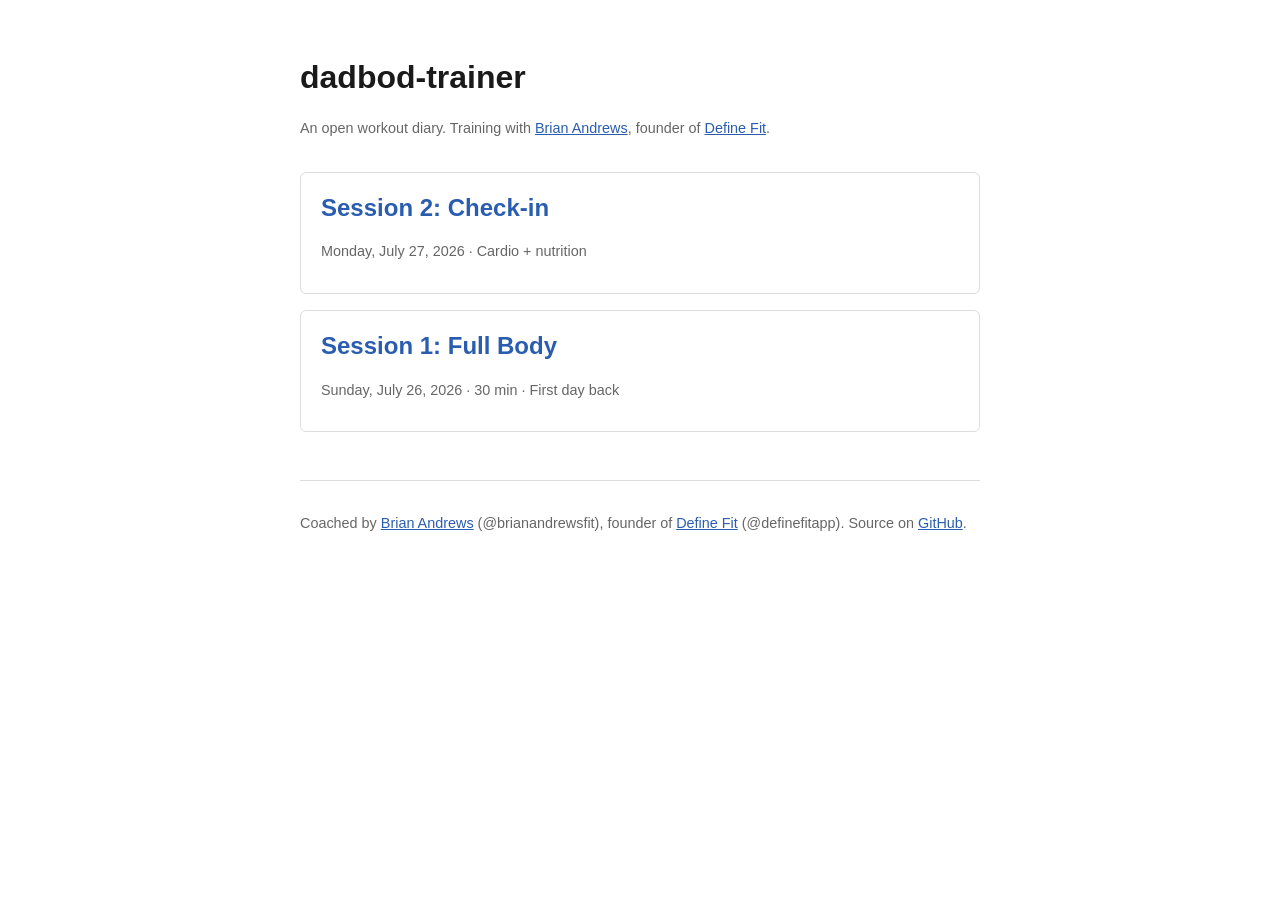
<file: index.html>
<!doctype html>
<html lang="en">
<head>
<meta charset="utf-8">
<meta name="viewport" content="width=device-width, initial-scale=1">
<title>dadbod-trainer</title>
<link rel="stylesheet" href="style.css">
</head>
<body>
<header>
<h1>dadbod-trainer</h1>
<p class="meta">An open workout diary. Training with <a href="https://www.instagram.com/brianandrewsfit/">Brian Andrews</a>, founder of <a href="https://www.instagram.com/definefitapp/">Define Fit</a>.</p>
</header>

<main class="diary-list">
<a class="entry-card" href="sessions/session-2.html">
<h2>Session 2: Check-in</h2>
<p class="meta">Monday, July 27, 2026 · Cardio + nutrition</p>
</a>
<a class="entry-card" href="sessions/session-1.html">
<h2>Session 1: Full Body</h2>
<p class="meta">Sunday, July 26, 2026 · 30 min · First day back</p>
</a>
</main>

<footer>
<p>Coached by <a href="https://www.instagram.com/brianandrewsfit/">Brian Andrews</a> (@brianandrewsfit), founder of <a href="https://www.instagram.com/definefitapp/">Define Fit</a> (@definefitapp). Source on <a href="https://github.com/fahdi/dadbod-trainer">GitHub</a>.</p>
</footer>
</body>
</html>
</file>
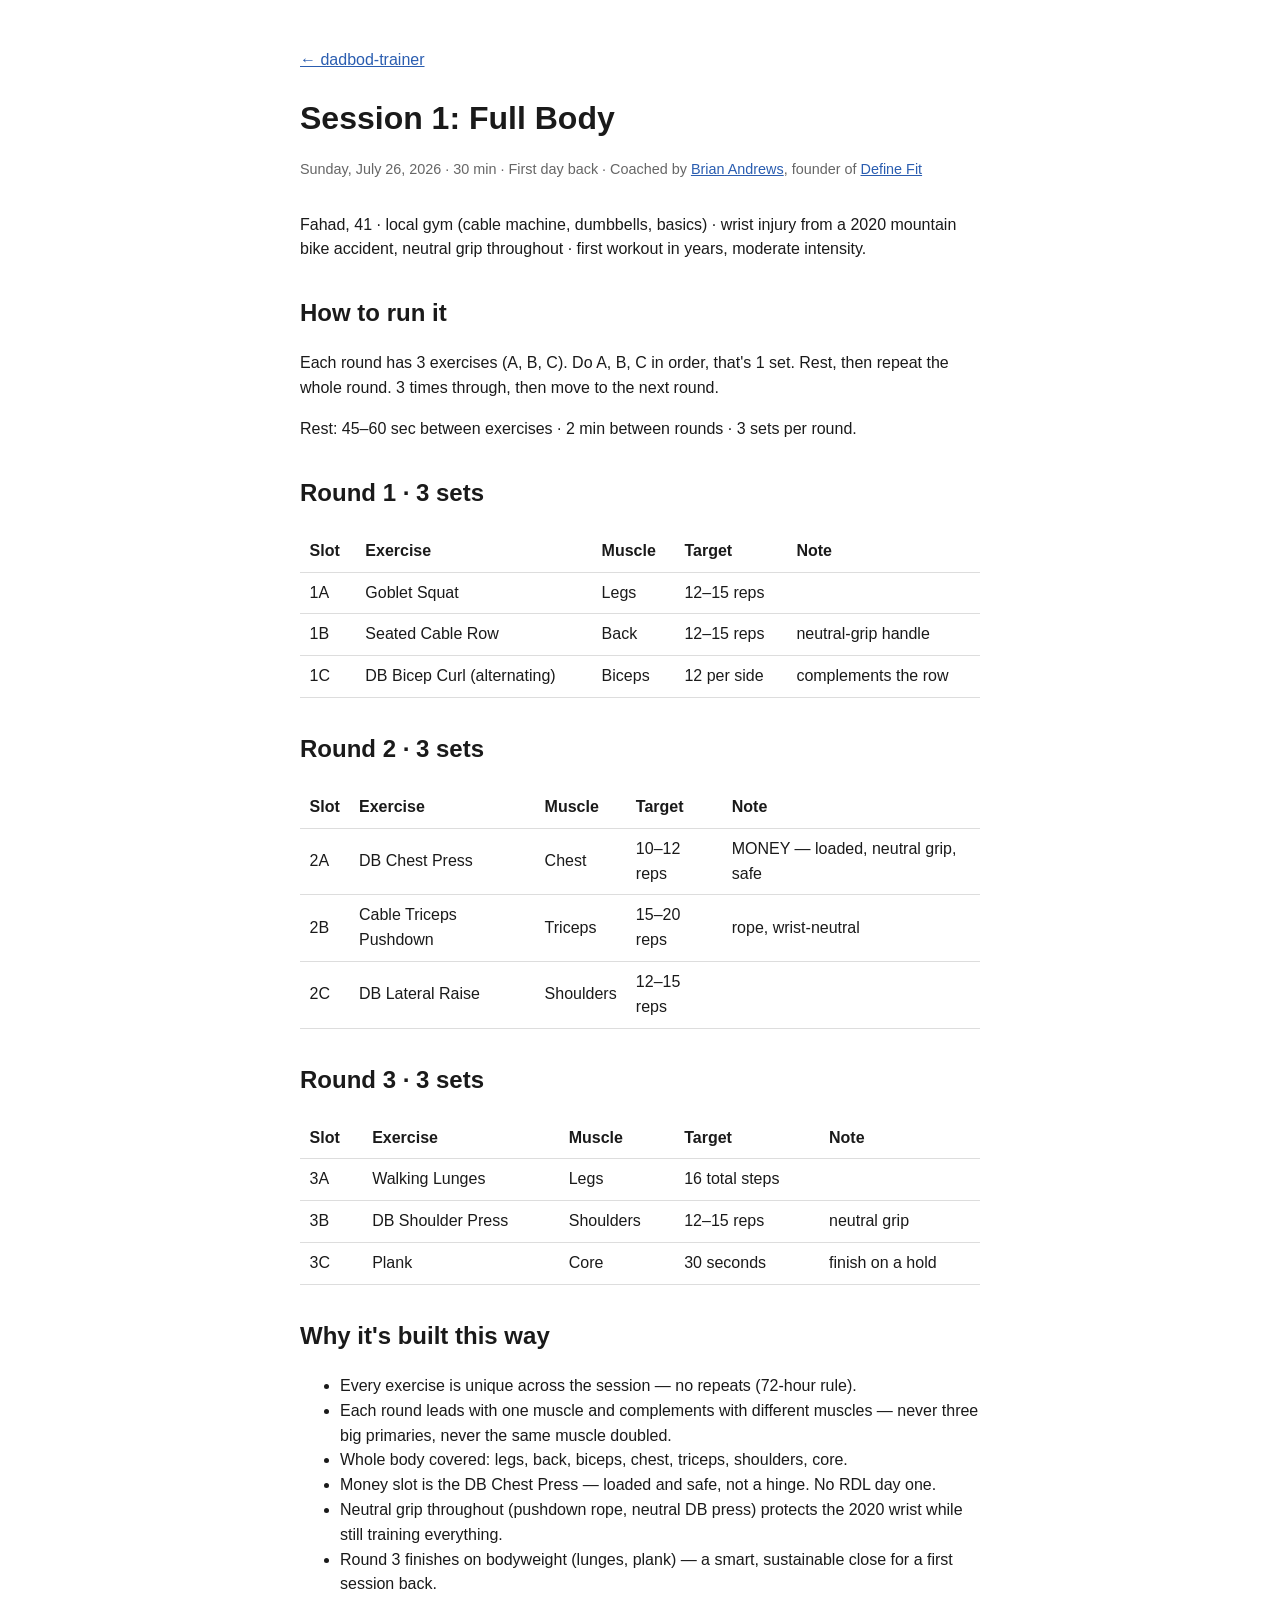
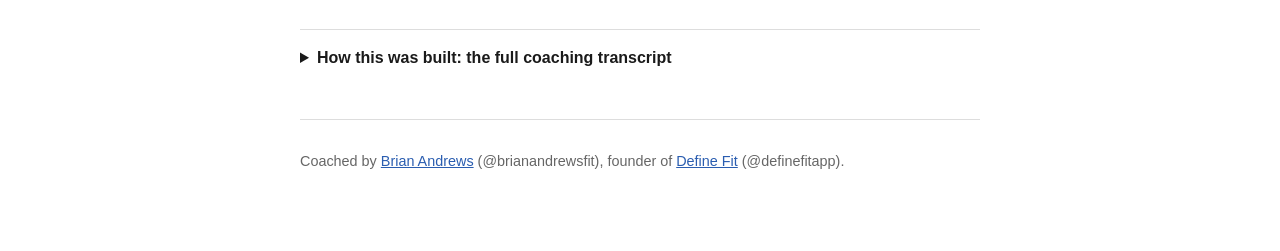
<file: sessions/session-1.html>
<!doctype html>
<html lang="en">
<head>
<meta charset="utf-8">
<meta name="viewport" content="width=device-width, initial-scale=1">
<title>Session 1: Full Body - dadbod-trainer</title>
<link rel="stylesheet" href="../style.css">
</head>
<body>
<header>
<p><a href="../index.html">&larr; dadbod-trainer</a></p>
<h1>Session 1: Full Body</h1>
<p class="meta">Sunday, July 26, 2026 · 30 min · First day back · Coached by <a href="https://www.instagram.com/brianandrewsfit/">Brian Andrews</a>, founder of <a href="https://www.instagram.com/definefitapp/">Define Fit</a></p>
</header>

<section class="context">
<p>Fahad, 41 · local gym (cable machine, dumbbells, basics) · wrist injury from a 2020 mountain bike accident, neutral grip throughout · first workout in years, moderate intensity.</p>
</section>

<section class="how-to-run">
<h2>How to run it</h2>
<p>Each round has 3 exercises (A, B, C). Do A, B, C in order, that's 1 set. Rest, then repeat the whole round. 3 times through, then move to the next round.</p>
<p>Rest: 45–60 sec between exercises · 2 min between rounds · 3 sets per round.</p>
</section>

<section class="round">
<h2>Round 1 · 3 sets</h2>
<table>
<thead><tr><th>Slot</th><th>Exercise</th><th>Muscle</th><th>Target</th><th>Note</th></tr></thead>
<tbody>
<tr><td>1A</td><td>Goblet Squat</td><td>Legs</td><td>12–15 reps</td><td></td></tr>
<tr><td>1B</td><td>Seated Cable Row</td><td>Back</td><td>12–15 reps</td><td>neutral-grip handle</td></tr>
<tr><td>1C</td><td>DB Bicep Curl (alternating)</td><td>Biceps</td><td>12 per side</td><td>complements the row</td></tr>
</tbody>
</table>
</section>

<section class="round">
<h2>Round 2 · 3 sets</h2>
<table>
<thead><tr><th>Slot</th><th>Exercise</th><th>Muscle</th><th>Target</th><th>Note</th></tr></thead>
<tbody>
<tr><td>2A</td><td>DB Chest Press</td><td>Chest</td><td>10–12 reps</td><td>MONEY — loaded, neutral grip, safe</td></tr>
<tr><td>2B</td><td>Cable Triceps Pushdown</td><td>Triceps</td><td>15–20 reps</td><td>rope, wrist-neutral</td></tr>
<tr><td>2C</td><td>DB Lateral Raise</td><td>Shoulders</td><td>12–15 reps</td><td></td></tr>
</tbody>
</table>
</section>

<section class="round">
<h2>Round 3 · 3 sets</h2>
<table>
<thead><tr><th>Slot</th><th>Exercise</th><th>Muscle</th><th>Target</th><th>Note</th></tr></thead>
<tbody>
<tr><td>3A</td><td>Walking Lunges</td><td>Legs</td><td>16 total steps</td><td></td></tr>
<tr><td>3B</td><td>DB Shoulder Press</td><td>Shoulders</td><td>12–15 reps</td><td>neutral grip</td></tr>
<tr><td>3C</td><td>Plank</td><td>Core</td><td>30 seconds</td><td>finish on a hold</td></tr>
</tbody>
</table>
</section>

<section class="why">
<h2>Why it's built this way</h2>
<ul>
<li>Every exercise is unique across the session — no repeats (72-hour rule).</li>
<li>Each round leads with one muscle and complements with different muscles — never three big primaries, never the same muscle doubled.</li>
<li>Whole body covered: legs, back, biceps, chest, triceps, shoulders, core.</li>
<li>Money slot is the DB Chest Press — loaded and safe, not a hinge. No RDL day one.</li>
<li>Neutral grip throughout (pushdown rope, neutral DB press) protects the 2020 wrist while still training everything.</li>
<li>Round 3 finishes on bodyweight (lunges, plank) — a smart, sustainable close for a first session back.</li>
</ul>
</section>

<details class="transcript">
<summary>How this was built: the full coaching transcript</summary>

<p>The complete exchange behind Fahad's first session — verbatim, with the rule each correction taught. AI coaching material — the drafts, the corrections, the reasoning, in order.</p>

<h3>How to read this</h3>
<p>This is the real conversation, not a summary. Claude's draft attempts are shown in full, including the wrong ones. Brian's corrections are verbatim. The clarifying questions and Brian's chosen answers are included. After each correction, a gold RULE LEARNED box states the rule the engine must carry. A consolidated rule list closes the document.</p>
<p>The mistakes are the point. Each wrong draft is a mistake an unconstrained model makes by default. Preserving them verbatim is what makes this a training set.</p>

<h3>Setup — The Request</h3>
<p>From a Slack screenshot Brian shared, Fahad volunteered as the first test user. His messages, verbatim:</p>
<blockquote class="slack">
<p><strong>Fahad, on Slack</strong></p>
<p>&ldquo;Oh wow, that a long duration.&rdquo;</p>
<p>&ldquo;Today is the first day of workout in years. Please give me my first exercise and treat me like a Guinea Pig for Define Fit.&rdquo;</p>
<p>&ldquo;I have an injury from 2020, broken wrist during mountain bike ride.&rdquo;</p>
<p>&ldquo;To the gym as I registered already and it's a 10 min walk or 3 min drive.&rdquo;</p>
<p>&ldquo;And it's Sunday so I have no excuse of not having enough time.&rdquo;</p>
</blockquote>
<blockquote class="brian">
<p><strong>BRIAN</strong></p>
<p>Let's put our workout logic to work! He's 41 and is going to his local gym. Assume cable machine, dumbbells, and some other basics. 30 min workout</p>
</blockquote>

<h3>Exchange 1 — The First Draft</h3>
<blockquote class="claude">
<p><strong>CLAUDE (draft / reply)</strong></p>
<p>[Read the inputs. Wrist injury &rarr; MODIFY not BLOCK, neutral-grip variants. &ldquo;First workout in years&rdquo; &rarr; Beginner pool, ease back in. 30 min &rarr; 3 rounds.]</p>
<p>Warm-Up (~3 min): leg swings, arm circles, bodyweight squats, band pull-aparts.</p>
<p>Round 1: 1A Goblet Squat (quads) · 1B Seated Cable Row (back) · 1C DB Chest Press, neutral grip (chest, secondary).</p>
<p>Round 2: 2A Dumbbell Romanian Deadlift — the Money movement (hamstrings/glutes, heaviest, low wrist demand) · 2B Cable Lat Pulldown, neutral grip · 2C Cable Chest Fly.</p>
<p>Round 3: 3A DB Shoulder Press, neutral grip · 3B Cable Triceps Pushdown, rope · 3C DB Hammer Curl.</p>
<p>Cooldown: static stretches. Money movement = DB RDL. Every press/pull neutral-grip for the wrist.</p>
</blockquote>
<blockquote class="brian">
<p><strong>BRIAN</strong></p>
<p>You actually got this wrong, to be honest. So the double goblet squat's fine. Seated cable row's fine, but then you would do a bicep curl exercise there, then to a&hellip; if you're gonna go RDLs, which I probably wouldn't do RDLs first time back in the gym in a long time. Then if we did a cable fly or a cable chest fly or a dumbbell fly and then cable tricep pushdowns. Let's rework.</p>
</blockquote>
<p class="rule"><strong>RULE LEARNED</strong> Two errors. (1) Muscle pattern — a round is built around complementing muscles (row &rarr; bicep curl), not three unrelated large primaries scattered together. (2) Don't program a loaded hinge (RDL) as day-one work for someone returning after years — highest risk of tweaking a rusty lower back.</p>

<h3>Exchange 2 — Reworking the Structure</h3>
<blockquote class="claude">
<p><strong>CLAUDE (draft / reply)</strong></p>
<p>You're right, two real errors. Muscle pattern: a round should pair movements that complement — a back pull with the biceps that assists it. And RDLs first day back is a bad call, you'd never program a loaded hinge for someone rusty. Here's the shape: Round 1 legs, Round 2 back+biceps (row and curl pair), Round 3 chest+triceps.</p>
</blockquote>
<div class="qa">
<p><strong>CLAUDE — asked</strong></p>
<p>Q: Is the per-round muscle pairing what you want (legs / back+bis / chest+tris)?</p>
<p>options: each round one muscle + secondary · keep full-body variety · I'll restructure</p>
<p>&#10148; Brian: Ideally. You typically wouldn't do legs, chest and back in one round. That's three primary large muscle groups with nothing complimenting them.</p>
</div>
<div class="qa">
<p>Q: Round 1 legs — how do you want it built?</p>
<p>options: Goblet + Reverse Lunge + Leg Ext · Goblet + Leg Press + Leg Curl · Goblet + one more · I'll pick</p>
<p>&#10148; Brian: Not all legs in a round ever unless user selects legs.</p>
</div>
<div class="qa">
<p>Q: For a first-day-back user, do we even run a Money movement?</p>
<p>options: Money slot stays · No money day one · Money but on a safe movement, not a hinge</p>
<p>&#10148; Brian: Money slot but on a safe movement, not a hinge.</p>
</div>
<p class="rule"><strong>RULE LEARNED</strong> A round is one primary + its complement — not three large primaries, and not all-legs-in-a-round unless the user selected legs. The Money movement stays, but on a safe pattern, never a hinge for a returning user.</p>

<h3>Exchange 3 — Getting the Complement Logic Right</h3>
<blockquote class="claude">
<p><strong>CLAUDE (draft / reply)</strong></p>
<p>So a round is one primary muscle plus what complements it. Seated Cable Row &rarr; Bicep Curl works because biceps assists every pull. For Fahad: Round 1 Back+Biceps, Round 2 Chest+Triceps (2A DB Chest Press = money, safe), Round 3 Legs or Shoulders. That leaves legs light on a full-body day — your call.</p>
</blockquote>
<div class="qa">
<p><strong>CLAUDE — asked</strong></p>
<p>Q: Do I finally have it right — each round is one primary muscle + its complement?</p>
<p>options: yes · close, correct the logic · primary+complement but legs differ</p>
<p>&#10148; Brian: Yes but it doesn't need to be back, back, biceps or chest, chest, triceps.</p>
</div>
<div class="qa">
<p>Q: For Fahad's full-body 30-min, what are the 3 rounds?</p>
<p>options: Back+Bis / Chest+Tris / Shoulders · Back+Bis / Chest+Tris / Legs · Legs / Back+Bis / Chest+Tris · I'll set them</p>
<p>&#10148; Brian: Full body. Hitting everything.</p>
</div>
<div class="qa">
<p>Q: When a round IS legs, what complements it?</p>
<p>options: glutes/hamstrings within the round · legs only when user picks legs · legs pair with core</p>
<p>&#10148; Brian: Never all legs unless user selects a leg workout.</p>
</div>
<p class="rule"><strong>RULE LEARNED</strong> A round is a primary + a complement, and it does NOT need to double the primary's muscle (not &lsquo;back/back/biceps&rsquo;). Full Body means spread the major muscles across the rounds so everything is trained by the end — never three big primaries in a round, never all-legs unless the user picked legs.</p>

<h3>Exchange 4 — The Repeat-Exercise Catch</h3>
<blockquote class="claude">
<p><strong>CLAUDE (draft / reply)</strong></p>
<p>Round 1: Goblet Squat / Seated Cable Row / DB Bicep Curl. Round 2: DB Chest Press (money) / DB Fly / Cable Triceps Pushdown. Round 3: DB Shoulder Press / DB Lateral Raise / DB Overhead Triceps Extension — every exercise unique, Round 3 leads with shoulders.</p>
</blockquote>
<blockquote class="brian">
<p><strong>BRIAN</strong></p>
<p>No — vary the muscle more, don't double shoulders.</p>
</blockquote>
<p class="rule"><strong>RULE LEARNED</strong> Do not put the same muscle group in two slots of one round (Shoulder Press + Lateral Raise = shoulders twice). Lead with one muscle, complement with DIFFERENT muscles.</p>
<blockquote class="claude">
<p><strong>CLAUDE (draft / reply)</strong></p>
<p>[Earlier in this exchange I had also repeated Cable Triceps Pushdown in both Round 2 and Round 3.]</p>
</blockquote>
<blockquote class="brian">
<p><strong>BRIAN</strong></p>
<p>You got chest, chest, tricep. Then you got shoulders, biceps, triceps, but the same exact tricep exercise as in round two. So that would be incorrect.</p>
</blockquote>
<p class="rule"><strong>RULE LEARNED</strong> No exercise repeats within a session (unless it's a burnout finisher). Cable Triceps Pushdown cannot appear in both Round 2 and Round 3. This is the in-session half of the 72-hour rotation rule.</p>

<h3>Exchange 5 — Locking the Session</h3>
<blockquote class="claude">
<p><strong>CLAUDE (draft / reply)</strong></p>
<p>Round 1: Goblet Squat / Seated Cable Row / DB Bicep Curl. Round 2: DB Chest Press (money) / Cable Triceps Pushdown / DB Lateral Raise. Round 3: DB RDL or Leg Curl / DB Shoulder Press / Cable Overhead Triceps Extension.</p>
</blockquote>
<blockquote class="brian">
<p><strong>BRIAN</strong></p>
<p>Since it's his first workout back let's put walking lunges as 3A and plank at 3C. Rep ranges throughout 10-20 reps.</p>
</blockquote>
<p class="rule"><strong>RULE LEARNED</strong> For a first session back, finishing on bodyweight (walking lunges, plank) is the right sustainable close. The round doesn't always need heavy loading.</p>
<blockquote class="brian">
<p><strong>BRIAN</strong></p>
<p>Goblet Squats 12–15 reps. Seated Cable Rows 12–15. DB Bicep Curls — make these alternating, 12 per side. Round two chest press 10–12. Cable tricep pushdowns 15–20. Lateral raises 12–15. Walking lunges 16 total steps. DB shoulder press 12–15. Plank 30 seconds. Remove the warm-up and cooldown this time.</p>
</blockquote>
<p class="rule"><strong>RULE LEARNED</strong> Rep/time targets and the warm-up/cooldown decision are the user's to set. Warm-up and cooldown are additive and can be dropped per session on request.</p>
<blockquote class="brian">
<p><strong>BRIAN</strong></p>
<p>The only thing it doesn't clarify is that he needs to go 3 times through. We'd need a little explainer that round one is 1A, 1B, 1C, rest, do it again. And we didn't put rest intervals between the exercises and the rounds.</p>
</blockquote>
<div class="qa">
<p><strong>CLAUDE — asked</strong></p>
<p>Q: Rest intervals for Fahad (first day back)?</p>
<p>options: 30–45 / 90s · 45–60 / 2 min · minimal / 90–120s · I'll give numbers</p>
<p>&#10148; Brian: Let's go with 2 min between rounds since it's his first one in a while (45–60 sec between exercises).</p>
</div>
<div class="qa">
<p>Q: How many times through each round?</p>
<p>options: 3 sets · 2 sets · keep 3</p>
<p>&#10148; Brian: 3 sets (3 times through each round).</p>
</div>
<p class="rule"><strong>RULE LEARNED</strong> Every card must be self-guiding: state the round flow (A&rarr;B&rarr;C, rest, repeat), the set count, the rep/time target per exercise, and rest intervals both between exercises and between rounds. A session the user can't follow unaided is incomplete.</p>

<h3>Summary — Every Rule This Session Taught</h3>
<p>Consolidated from the corrections above. Each should be a hard check the eval harness runs against generated output.</p>
<ol class="rules">
<li>A round is one primary + complementing muscles. Never three large primaries in a round.</li>
<li>Complements are DIFFERENT muscles that assist the primary (pull&rarr;biceps, press&rarr;triceps). Never double the same muscle in a round.</li>
<li>Never all-legs in a round unless the user selected a leg workout.</li>
<li>Full Body spreads the major muscles across rounds so the whole body is trained by the end.</li>
<li>No exercise repeats in a session unless it's a burnout finisher (in-session 72-hour rule).</li>
<li>The Money movement must be loaded AND appropriate — for a returning/beginner user, never a loaded hinge.</li>
<li>Injury = MODIFY where possible, not BLOCK — pick neutral-grip / wrist-friendly variants rather than removing movements.</li>
<li>Returning / first-day-back users get the Beginner pool and moderate intensity, independent of age.</li>
<li>Every card is self-guiding: round flow, set count, rep/time targets, and rest intervals within and between rounds.</li>
</ol>
<p class="meta-lesson"><strong>The meta-lesson.</strong> Every wrong draft above is a mistake an unconstrained model makes by default — the full-body spray, the heavy hinge, the repeated accessory, the doubled muscle. They look reasonable one at a time, which is exactly why they must be hard rules in code and explicit checks in the harness, not left to the prompt to remember.</p>
</details>

<footer>
<p>Coached by <a href="https://www.instagram.com/brianandrewsfit/">Brian Andrews</a> (@brianandrewsfit), founder of <a href="https://www.instagram.com/definefitapp/">Define Fit</a> (@definefitapp).</p>
</footer>
</body>
</html>
</file>
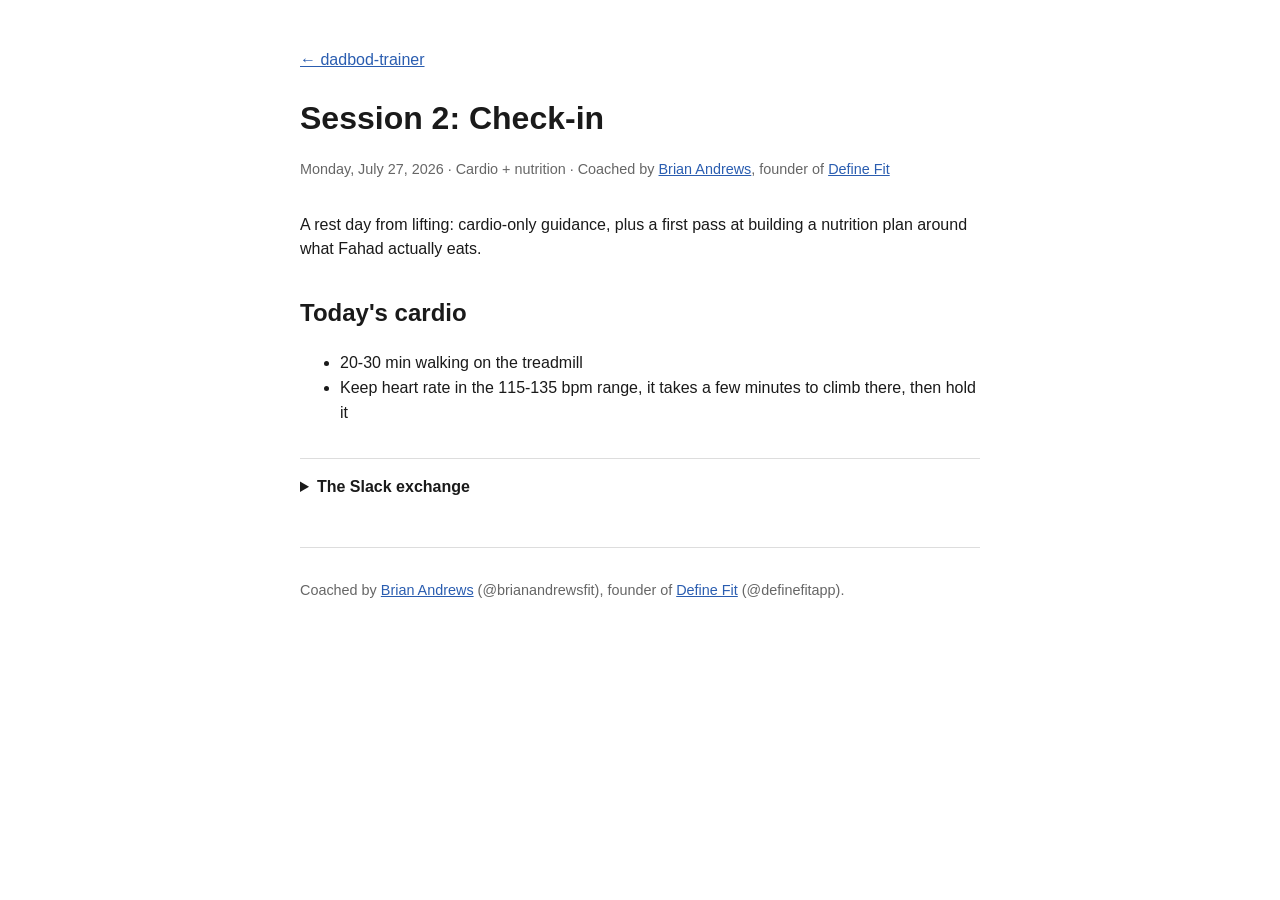
<file: sessions/session-2.html>
<!doctype html>
<html lang="en">
<head>
<meta charset="utf-8">
<meta name="viewport" content="width=device-width, initial-scale=1">
<title>Session 2: Check-in - dadbod-trainer</title>
<link rel="stylesheet" href="../style.css">
</head>
<body>
<header>
<p><a href="../index.html">&larr; dadbod-trainer</a></p>
<h1>Session 2: Check-in</h1>
<p class="meta">Monday, July 27, 2026 · Cardio + nutrition · Coached by <a href="https://www.instagram.com/brianandrewsfit/">Brian Andrews</a>, founder of <a href="https://www.instagram.com/definefitapp/">Define Fit</a></p>
</header>

<section class="summary">
<p>A rest day from lifting: cardio-only guidance, plus a first pass at building a nutrition plan around what Fahad actually eats.</p>
</section>

<section class="cardio">
<h2>Today's cardio</h2>
<ul>
<li>20-30 min walking on the treadmill</li>
<li>Keep heart rate in the 115-135 bpm range, it takes a few minutes to climb there, then hold it</li>
</ul>
</section>

<details class="transcript">
<summary>The Slack exchange</summary>

<blockquote class="fahad">
<p><strong>Fahad</strong> · 4:25 AM</p>
<p>Do I need to go to the gym today and if so, is it only cardio?</p>
</blockquote>
<blockquote class="brian">
<p><strong>BA</strong> · 4:27 AM</p>
<p>Only cardio if you do anything. I would recommend just walking on the treadmill for 20-30 min. Keeping your heart rate between 115-135 (it will take you a little while to get it up there but when it gets there maintain it)</p>
</blockquote>
<blockquote class="fahad">
<p><strong>Fahad</strong> · 4:29 AM</p>
<p>OK, got it</p>
</blockquote>
<blockquote class="brian">
<p><strong>BA</strong> · 4:29 AM</p>
<p>If you give me a list of food you like and typically eat I can help you in more detail on nutrition. It's the tricky one to give someone a meal plan without knowing what they like</p>
</blockquote>
<blockquote class="fahad">
<p><strong>Fahad</strong> · 4:35 AM</p>
<p>We eat a lot of rice, bread, chicken and meat. Occasionally lentils. And occasionally fish. I love beef. But I am OK with most meat that is commercially available.</p>
<p>I love yogurt</p>
<p>and I drink plenty of water, around 4 L every day</p>
</blockquote>
<blockquote class="brian">
<p><strong>BA</strong> · 4:36 AM</p>
<p>I can work with all of that! I'm a big beef eater</p>
</blockquote>
<blockquote class="fahad">
<p><strong>Fahad</strong> · 4:37 AM</p>
<p>I don't drink alcohol, and getting fit is partly about moving past a health issue I managed with medication in the past, I'm hoping to leave that behind for good.</p>
</blockquote>
</details>

<footer>
<p>Coached by <a href="https://www.instagram.com/brianandrewsfit/">Brian Andrews</a> (@brianandrewsfit), founder of <a href="https://www.instagram.com/definefitapp/">Define Fit</a> (@definefitapp).</p>
</footer>
</body>
</html>
</file>
<file: style.css>
:root { color-scheme: light dark; }
* { box-sizing: border-box; }

body {
  font-family: -apple-system, BlinkMacSystemFont, "Segoe UI", Roboto, Helvetica, Arial, sans-serif;
  max-width: 720px;
  margin: 0 auto;
  padding: 2rem 1.25rem 4rem;
  line-height: 1.55;
  color: #1a1a1a;
  background: #fff;
}
@media (prefers-color-scheme: dark) {
  body { color: #e8e8e8; background: #121212; }
}

a { color: #2a5db0; }
@media (prefers-color-scheme: dark) {
  a { color: #8ab4f8; }
}

header h1 { margin-bottom: 0.25rem; }
.meta { color: #666; font-size: 0.9rem; }
@media (prefers-color-scheme: dark) { .meta { color: #aaa; } }

section { margin: 2rem 0; }

table { width: 100%; border-collapse: collapse; margin: 1rem 0; }
th, td { text-align: left; padding: 0.5rem 0.6rem; border-bottom: 1px solid #ddd; }
th { font-weight: 600; }
@media (prefers-color-scheme: dark) {
  th, td { border-bottom-color: #333; }
}

details { margin: 2rem 0; border-top: 1px solid #ddd; padding-top: 1rem; }
@media (prefers-color-scheme: dark) { details { border-top-color: #333; } }
summary { cursor: pointer; font-weight: 600; }

blockquote { margin: 1rem 0; padding: 0.75rem 1rem; border-left: 3px solid #ccc; }
blockquote.brian { border-left-color: #4a9c6d; }
blockquote.claude { border-left-color: #6d76c9; }
blockquote.fahad, blockquote.slack { border-left-color: #999; }

.qa { margin: 1rem 0; padding: 0.75rem 1rem; background: #f7f7f7; border-radius: 4px; }
@media (prefers-color-scheme: dark) { .qa { background: #1e1e1e; } }

p.rule {
  margin: 1rem 0;
  padding: 0.75rem 1rem;
  background: #fff8dd;
  border-left: 3px solid #d4a017;
}
@media (prefers-color-scheme: dark) {
  p.rule { background: #2a2410; color: #e8e8e8; }
}

.meta-lesson { font-style: italic; }

main.diary-list { display: flex; flex-direction: column; gap: 1rem; margin: 2rem 0; }
.entry-card {
  display: block;
  padding: 1rem 1.25rem;
  border: 1px solid #ddd;
  border-radius: 6px;
  text-decoration: none;
  color: inherit;
}
@media (prefers-color-scheme: dark) { .entry-card { border-color: #333; } }
.entry-card h2 { margin: 0 0 0.25rem; color: #2a5db0; }
@media (prefers-color-scheme: dark) { .entry-card h2 { color: #8ab4f8; } }

footer {
  margin-top: 3rem;
  padding-top: 1rem;
  border-top: 1px solid #ddd;
  font-size: 0.9rem;
  color: #666;
}
@media (prefers-color-scheme: dark) {
  footer { border-top-color: #333; color: #aaa; }
}
</file>
